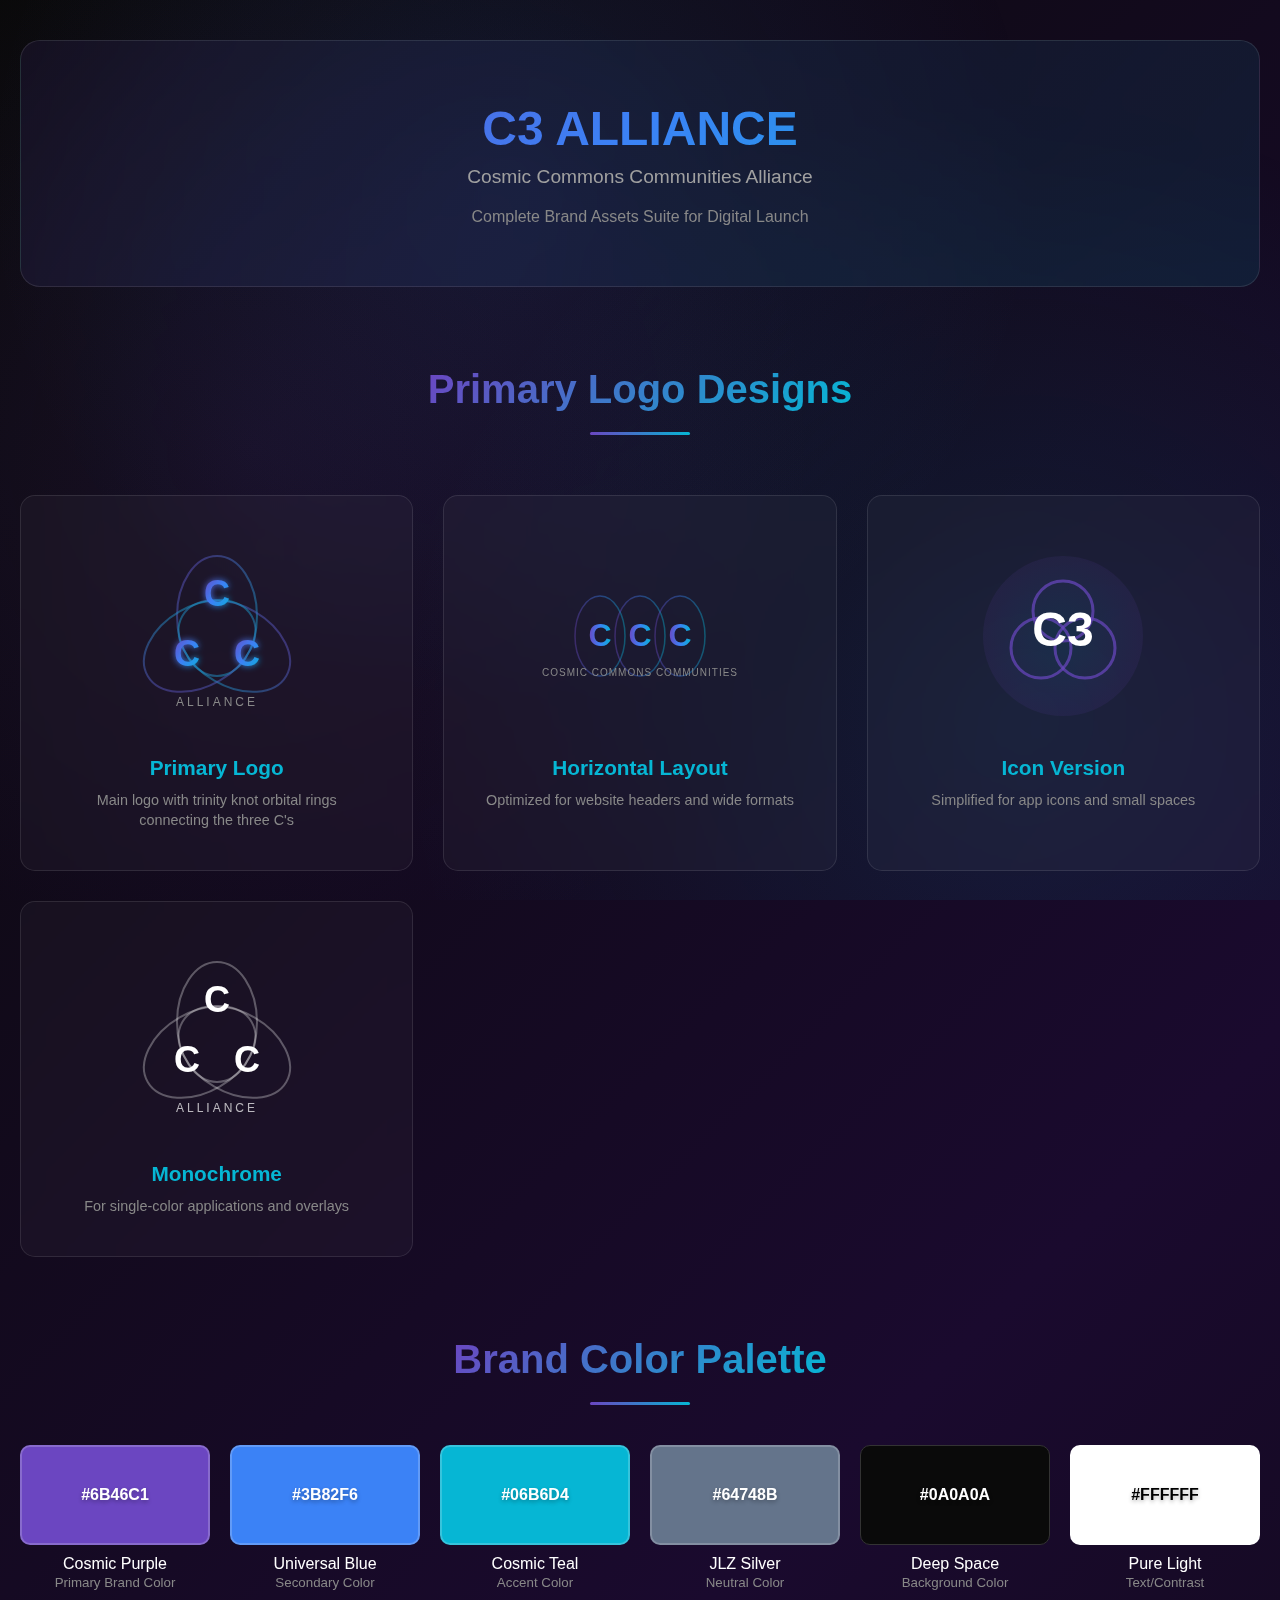
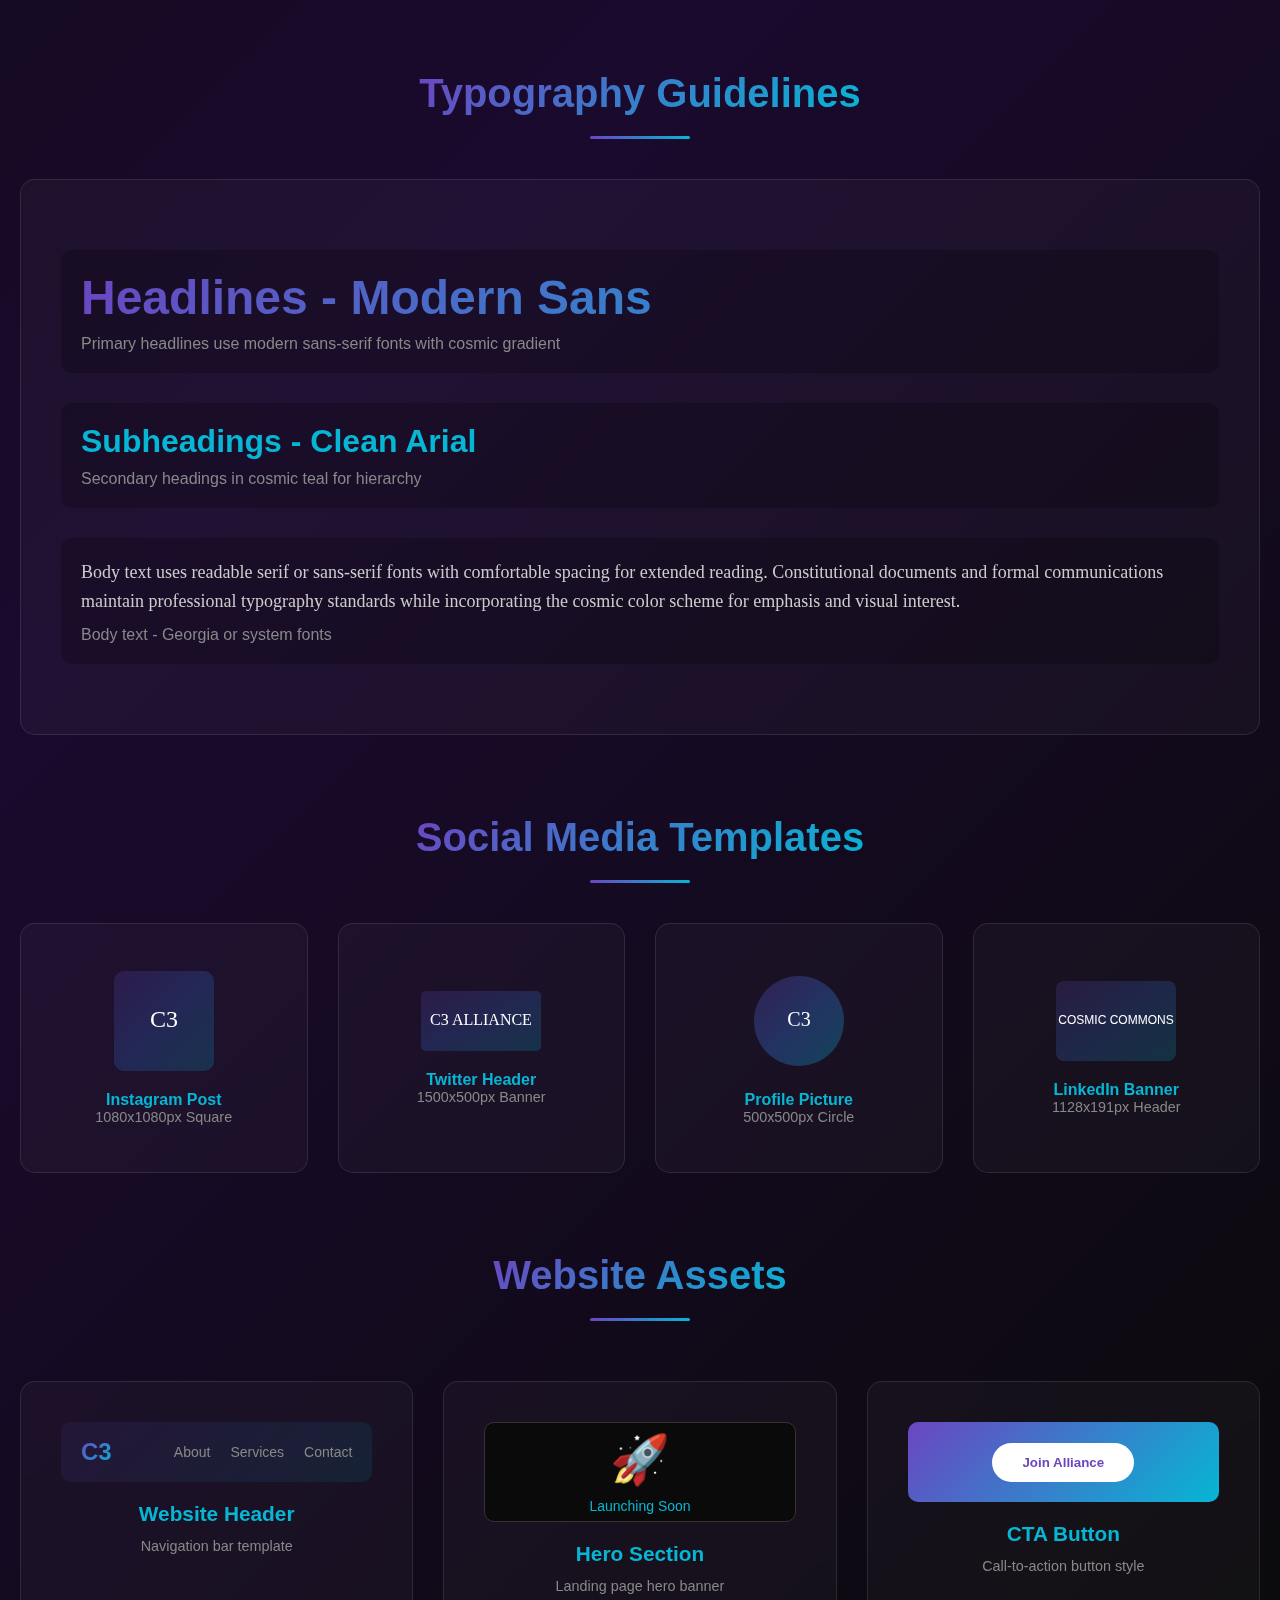
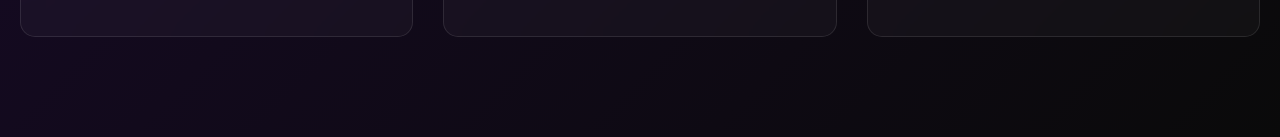
<file: c3site/attached_assets/c3-brand-assets_1758375721539.html>
<!DOCTYPE html>
<html lang="en">
<head>
    <meta charset="UTF-8">
    <meta name="viewport" content="width=device-width, initial-scale=1.0">
    <title>C3 Alliance - Brand Assets Suite</title>
    <style>
        * {
            margin: 0;
            padding: 0;
            box-sizing: border-box;
        }

        body {
            font-family: -apple-system, BlinkMacSystemFont, 'Segoe UI', Roboto, Oxygen, Ubuntu, sans-serif;
            background: linear-gradient(135deg, #0a0a0a 0%, #1a0a2e 50%, #0a0a0a 100%);
            color: #ffffff;
            min-height: 100vh;
            overflow-x: hidden;
        }

        /* Animated Background */
        .cosmic-bg {
            position: fixed;
            width: 100%;
            height: 100%;
            top: 0;
            left: 0;
            z-index: -1;
            background: radial-gradient(circle at 20% 50%, rgba(107, 70, 193, 0.1) 0%, transparent 50%),
                        radial-gradient(circle at 80% 80%, rgba(6, 182, 212, 0.1) 0%, transparent 50%),
                        radial-gradient(circle at 40% 20%, rgba(59, 130, 246, 0.1) 0%, transparent 50%);
            animation: cosmicPulse 20s ease-in-out infinite;
        }

        @keyframes cosmicPulse {
            0%, 100% { opacity: 0.5; }
            50% { opacity: 0.8; }
        }

        .container {
            max-width: 1400px;
            margin: 0 auto;
            padding: 40px 20px;
        }

        /* Header */
        .header {
            text-align: center;
            padding: 60px 0;
            background: linear-gradient(135deg, rgba(107, 70, 193, 0.1) 0%, rgba(6, 182, 212, 0.1) 100%);
            border-radius: 20px;
            margin-bottom: 60px;
            backdrop-filter: blur(10px);
            border: 1px solid rgba(255, 255, 255, 0.1);
        }

        .header h1 {
            font-size: 3em;
            background: linear-gradient(135deg, #6B46C1 0%, #3B82F6 50%, #06B6D4 100%);
            -webkit-background-clip: text;
            -webkit-text-fill-color: transparent;
            margin-bottom: 10px;
            animation: glow 3s ease-in-out infinite;
        }

        @keyframes glow {
            0%, 100% { filter: brightness(1); }
            50% { filter: brightness(1.2); }
        }

        .tagline {
            color: #a0a0a0;
            font-size: 1.2em;
            margin-top: 10px;
        }

        /* Logo Display Section */
        .logo-showcase {
            display: grid;
            grid-template-columns: repeat(auto-fit, minmax(300px, 1fr));
            gap: 30px;
            margin: 60px 0;
        }

        .logo-card {
            background: rgba(255, 255, 255, 0.03);
            border: 1px solid rgba(255, 255, 255, 0.1);
            border-radius: 15px;
            padding: 40px;
            text-align: center;
            backdrop-filter: blur(10px);
            transition: all 0.3s ease;
        }

        .logo-card:hover {
            transform: translateY(-5px);
            background: rgba(255, 255, 255, 0.05);
            box-shadow: 0 10px 40px rgba(107, 70, 193, 0.3);
        }

        /* SVG Logo Designs */
        .logo-container {
            width: 200px;
            height: 200px;
            margin: 0 auto 20px;
            position: relative;
        }

        .logo-title {
            font-size: 1.3em;
            margin-bottom: 10px;
            color: #06B6D4;
        }

        .logo-description {
            color: #888;
            font-size: 0.9em;
            line-height: 1.4;
        }

        /* Color Palette */
        .color-palette {
            display: grid;
            grid-template-columns: repeat(auto-fit, minmax(150px, 1fr));
            gap: 20px;
            margin: 40px 0;
        }

        .color-card {
            text-align: center;
            cursor: pointer;
            transition: transform 0.3s ease;
        }

        .color-card:hover {
            transform: scale(1.05);
        }

        .color-box {
            height: 100px;
            border-radius: 10px;
            margin-bottom: 10px;
            display: flex;
            align-items: center;
            justify-content: center;
            font-weight: bold;
            color: white;
            text-shadow: 0 2px 4px rgba(0,0,0,0.3);
            border: 2px solid rgba(255,255,255,0.2);
        }

        /* Typography Section */
        .typography-showcase {
            background: rgba(255, 255, 255, 0.03);
            border-radius: 15px;
            padding: 40px;
            margin: 40px 0;
            border: 1px solid rgba(255, 255, 255, 0.1);
        }

        .font-example {
            margin: 30px 0;
            padding: 20px;
            background: rgba(0, 0, 0, 0.2);
            border-radius: 10px;
        }

        /* Social Media Templates */
        .social-templates {
            display: grid;
            grid-template-columns: repeat(auto-fit, minmax(250px, 1fr));
            gap: 30px;
            margin: 40px 0;
        }

        .social-card {
            background: rgba(255, 255, 255, 0.03);
            border: 1px solid rgba(255, 255, 255, 0.1);
            border-radius: 15px;
            padding: 20px;
            text-align: center;
            min-height: 250px;
            display: flex;
            flex-direction: column;
            justify-content: center;
            align-items: center;
            position: relative;
            overflow: hidden;
        }

        .social-card::before {
            content: '';
            position: absolute;
            width: 100%;
            height: 100%;
            background: linear-gradient(135deg, rgba(107, 70, 193, 0.1) 0%, rgba(6, 182, 212, 0.1) 100%);
            opacity: 0;
            transition: opacity 0.3s ease;
        }

        .social-card:hover::before {
            opacity: 1;
        }

        /* Section Headers */
        .section-header {
            text-align: center;
            margin: 80px 0 40px;
            position: relative;
        }

        .section-header h2 {
            font-size: 2.5em;
            background: linear-gradient(135deg, #6B46C1 0%, #06B6D4 100%);
            -webkit-background-clip: text;
            -webkit-text-fill-color: transparent;
            display: inline-block;
            position: relative;
        }

        .section-header::after {
            content: '';
            display: block;
            width: 100px;
            height: 3px;
            background: linear-gradient(90deg, #6B46C1 0%, #06B6D4 100%);
            margin: 20px auto;
            border-radius: 2px;
        }

        /* Download Section */
        .download-section {
            background: linear-gradient(135deg, rgba(107, 70, 193, 0.1) 0%, rgba(6, 182, 212, 0.1) 100%);
            border-radius: 20px;
            padding: 40px;
            margin: 60px 0;
            text-align: center;
            border: 1px solid rgba(255, 255, 255, 0.1);
        }

        .download-btn {
            display: inline-block;
            padding: 15px 40px;
            background: linear-gradient(135deg, #6B46C1 0%, #06B6D4 100%);
            color: white;
            text-decoration: none;
            border-radius: 30px;
            font-weight: bold;
            margin: 10px;
            transition: all 0.3s ease;
            box-shadow: 0 4px 15px rgba(107, 70, 193, 0.3);
        }

        .download-btn:hover {
            transform: translateY(-2px);
            box-shadow: 0 6px 20px rgba(107, 70, 193, 0.5);
        }

        /* Responsive */
        @media (max-width: 768px) {
            .header h1 {
                font-size: 2em;
            }
            .section-header h2 {
                font-size: 1.8em;
            }
        }

        /* Orbital animation for logos */
        @keyframes orbit {
            0% { transform: rotate(0deg); }
            100% { transform: rotate(360deg); }
        }

        .orbital-ring {
            animation: orbit 20s linear infinite;
        }

        .counter-orbit {
            animation: orbit 25s linear infinite reverse;
        }
    </style>
</head>
<body>
    <div class="cosmic-bg"></div>
    
    <div class="container">
        <!-- Header -->
        <div class="header">
            <h1>C3 ALLIANCE</h1>
            <p class="tagline">Cosmic Commons Communities Alliance</p>
            <p style="color: #888; margin-top: 20px;">Complete Brand Assets Suite for Digital Launch</p>
        </div>

        <!-- Primary Logo Variations -->
        <div class="section-header">
            <h2>Primary Logo Designs</h2>
        </div>
        
        <div class="logo-showcase">
            <!-- Main Logo with Trinity Knot -->
            <div class="logo-card">
                <div class="logo-container">
                    <svg viewBox="0 0 200 200" xmlns="http://www.w3.org/2000/svg">
                        <!-- Gradient Definitions -->
                        <defs>
                            <linearGradient id="cosmicGradient" x1="0%" y1="0%" x2="100%" y2="100%">
                                <stop offset="0%" style="stop-color:#6B46C1;stop-opacity:1" />
                                <stop offset="50%" style="stop-color:#3B82F6;stop-opacity:1" />
                                <stop offset="100%" style="stop-color:#06B6D4;stop-opacity:1" />
                            </linearGradient>
                            <linearGradient id="orbitalGradient" x1="0%" y1="0%" x2="100%" y2="100%">
                                <stop offset="0%" style="stop-color:#6B46C1;stop-opacity:0.6" />
                                <stop offset="100%" style="stop-color:#06B6D4;stop-opacity:0.6" />
                            </linearGradient>
                            <filter id="glow">
                                <feGaussianBlur stdDeviation="3" result="coloredBlur"/>
                                <feMerge>
                                    <feMergeNode in="coloredBlur"/>
                                    <feMergeNode in="SourceGraphic"/>
                                </feMerge>
                            </filter>
                        </defs>
                        
                        <!-- Trinity Knot Orbital Rings -->
                        <g class="orbital-ring" transform="translate(100, 100)">
                            <!-- Ring 1 -->
                            <ellipse cx="0" cy="-20" rx="40" ry="60" fill="none" stroke="url(#orbitalGradient)" stroke-width="2" transform="rotate(0)" opacity="0.8"/>
                            <!-- Ring 2 -->
                            <ellipse cx="0" cy="-20" rx="40" ry="60" fill="none" stroke="url(#orbitalGradient)" stroke-width="2" transform="rotate(120)" opacity="0.8"/>
                            <!-- Ring 3 -->
                            <ellipse cx="0" cy="-20" rx="40" ry="60" fill="none" stroke="url(#orbitalGradient)" stroke-width="2" transform="rotate(240)" opacity="0.8"/>
                        </g>
                        
                        <!-- Three C's arranged in triangle -->
                        <g filter="url(#glow)">
                            <!-- Top C -->
                            <text x="100" y="70" font-family="Arial Black, sans-serif" font-size="36" font-weight="bold" fill="url(#cosmicGradient)" text-anchor="middle">C</text>
                            <!-- Bottom Left C -->
                            <text x="70" y="130" font-family="Arial Black, sans-serif" font-size="36" font-weight="bold" fill="url(#cosmicGradient)" text-anchor="middle">C</text>
                            <!-- Bottom Right C -->
                            <text x="130" y="130" font-family="Arial Black, sans-serif" font-size="36" font-weight="bold" fill="url(#cosmicGradient)" text-anchor="middle">C</text>
                        </g>
                        
                        <!-- Alliance Text -->
                        <text x="100" y="170" font-family="Arial, sans-serif" font-size="12" fill="#888" text-anchor="middle" letter-spacing="3">ALLIANCE</text>
                    </svg>
                </div>
                <h3 class="logo-title">Primary Logo</h3>
                <p class="logo-description">Main logo with trinity knot orbital rings connecting the three C's</p>
            </div>

            <!-- Horizontal Logo -->
            <div class="logo-card">
                <div class="logo-container">
                    <svg viewBox="0 0 200 200" xmlns="http://www.w3.org/2000/svg">
                        <defs>
                            <linearGradient id="horizGradient" x1="0%" y1="0%" x2="100%" y2="0%">
                                <stop offset="0%" style="stop-color:#6B46C1;stop-opacity:1" />
                                <stop offset="50%" style="stop-color:#3B82F6;stop-opacity:1" />
                                <stop offset="100%" style="stop-color:#06B6D4;stop-opacity:1" />
                            </linearGradient>
                        </defs>
                        
                        <!-- Horizontal arrangement -->
                        <g transform="translate(100, 100)">
                            <!-- Orbital rings behind -->
                            <ellipse cx="-40" cy="0" rx="25" ry="40" fill="none" stroke="url(#horizGradient)" stroke-width="1.5" opacity="0.4"/>
                            <ellipse cx="0" cy="0" rx="25" ry="40" fill="none" stroke="url(#horizGradient)" stroke-width="1.5" opacity="0.4"/>
                            <ellipse cx="40" cy="0" rx="25" ry="40" fill="none" stroke="url(#horizGradient)" stroke-width="1.5" opacity="0.4"/>
                            
                            <!-- Three C's -->
                            <text x="-40" y="10" font-family="Arial Black, sans-serif" font-size="32" font-weight="bold" fill="url(#horizGradient)" text-anchor="middle">C</text>
                            <text x="0" y="10" font-family="Arial Black, sans-serif" font-size="32" font-weight="bold" fill="url(#horizGradient)" text-anchor="middle">C</text>
                            <text x="40" y="10" font-family="Arial Black, sans-serif" font-size="32" font-weight="bold" fill="url(#horizGradient)" text-anchor="middle">C</text>
                        </g>
                        
                        <!-- Subtitle -->
                        <text x="100" y="140" font-family="Arial, sans-serif" font-size="10" fill="#888" text-anchor="middle" letter-spacing="1">COSMIC COMMONS COMMUNITIES</text>
                    </svg>
                </div>
                <h3 class="logo-title">Horizontal Layout</h3>
                <p class="logo-description">Optimized for website headers and wide formats</p>
            </div>

            <!-- Icon Version -->
            <div class="logo-card">
                <div class="logo-container">
                    <svg viewBox="0 0 200 200" xmlns="http://www.w3.org/2000/svg">
                        <defs>
                            <radialGradient id="iconGradient">
                                <stop offset="0%" style="stop-color:#06B6D4;stop-opacity:1" />
                                <stop offset="100%" style="stop-color:#6B46C1;stop-opacity:1" />
                            </radialGradient>
                        </defs>
                        
                        <!-- Simplified icon version -->
                        <circle cx="100" cy="100" r="80" fill="url(#iconGradient)" opacity="0.1"/>
                        
                        <g transform="translate(100, 100)" class="counter-orbit">
                            <!-- Interlocked rings -->
                            <circle cx="0" cy="-25" r="30" fill="none" stroke="url(#iconGradient)" stroke-width="3" opacity="0.7"/>
                            <circle cx="-22" cy="12" r="30" fill="none" stroke="url(#iconGradient)" stroke-width="3" opacity="0.7"/>
                            <circle cx="22" cy="12" r="30" fill="none" stroke="url(#iconGradient)" stroke-width="3" opacity="0.7"/>
                        </g>
                        
                        <!-- Central C3 -->
                        <text x="100" y="110" font-family="Arial Black, sans-serif" font-size="48" font-weight="bold" fill="white" text-anchor="middle">C3</text>
                    </svg>
                </div>
                <h3 class="logo-title">Icon Version</h3>
                <p class="logo-description">Simplified for app icons and small spaces</p>
            </div>

            <!-- Monochrome Version -->
            <div class="logo-card">
                <div class="logo-container">
                    <svg viewBox="0 0 200 200" xmlns="http://www.w3.org/2000/svg">
                        <!-- White/Light version -->
                        <g transform="translate(100, 100)">
                            <ellipse cx="0" cy="-20" rx="40" ry="60" fill="none" stroke="white" stroke-width="2" transform="rotate(0)" opacity="0.3"/>
                            <ellipse cx="0" cy="-20" rx="40" ry="60" fill="none" stroke="white" stroke-width="2" transform="rotate(120)" opacity="0.3"/>
                            <ellipse cx="0" cy="-20" rx="40" ry="60" fill="none" stroke="white" stroke-width="2" transform="rotate(240)" opacity="0.3"/>
                        </g>
                        
                        <text x="100" y="70" font-family="Arial Black, sans-serif" font-size="36" font-weight="bold" fill="white" text-anchor="middle">C</text>
                        <text x="70" y="130" font-family="Arial Black, sans-serif" font-size="36" font-weight="bold" fill="white" text-anchor="middle">C</text>
                        <text x="130" y="130" font-family="Arial Black, sans-serif" font-size="36" font-weight="bold" fill="white" text-anchor="middle">C</text>
                        
                        <text x="100" y="170" font-family="Arial, sans-serif" font-size="12" fill="white" text-anchor="middle" letter-spacing="3" opacity="0.7">ALLIANCE</text>
                    </svg>
                </div>
                <h3 class="logo-title">Monochrome</h3>
                <p class="logo-description">For single-color applications and overlays</p>
            </div>
        </div>

        <!-- Color Palette -->
        <div class="section-header">
            <h2>Brand Color Palette</h2>
        </div>
        
        <div class="color-palette">
            <div class="color-card" onclick="navigator.clipboard.writeText('#6B46C1')">
                <div class="color-box" style="background: #6B46C1;">#6B46C1</div>
                <p>Cosmic Purple</p>
                <small style="color: #888;">Primary Brand Color</small>
            </div>
            <div class="color-card" onclick="navigator.clipboard.writeText('#3B82F6')">
                <div class="color-box" style="background: #3B82F6;">#3B82F6</div>
                <p>Universal Blue</p>
                <small style="color: #888;">Secondary Color</small>
            </div>
            <div class="color-card" onclick="navigator.clipboard.writeText('#06B6D4')">
                <div class="color-box" style="background: #06B6D4;">#06B6D4</div>
                <p>Cosmic Teal</p>
                <small style="color: #888;">Accent Color</small>
            </div>
            <div class="color-card" onclick="navigator.clipboard.writeText('#64748B')">
                <div class="color-box" style="background: #64748B;">#64748B</div>
                <p>JLZ Silver</p>
                <small style="color: #888;">Neutral Color</small>
            </div>
            <div class="color-card" onclick="navigator.clipboard.writeText('#0a0a0a')">
                <div class="color-box" style="background: #0a0a0a; border: 1px solid #333;">#0A0A0A</div>
                <p>Deep Space</p>
                <small style="color: #888;">Background Color</small>
            </div>
            <div class="color-card" onclick="navigator.clipboard.writeText('#FFFFFF')">
                <div class="color-box" style="background: #FFFFFF; color: #000;">#FFFFFF</div>
                <p>Pure Light</p>
                <small style="color: #888;">Text/Contrast</small>
            </div>
        </div>

        <!-- Typography -->
        <div class="section-header">
            <h2>Typography Guidelines</h2>
        </div>
        
        <div class="typography-showcase">
            <div class="font-example">
                <h1 style="font-family: -apple-system, BlinkMacSystemFont, 'Segoe UI', sans-serif; font-size: 48px; background: linear-gradient(135deg, #6B46C1 0%, #06B6D4 100%); -webkit-background-clip: text; -webkit-text-fill-color: transparent;">Headlines - Modern Sans</h1>
                <p style="color: #888; margin-top: 10px;">Primary headlines use modern sans-serif fonts with cosmic gradient</p>
            </div>
            
            <div class="font-example">
                <h2 style="font-family: 'Arial', sans-serif; font-size: 32px; color: #06B6D4;">Subheadings - Clean Arial</h2>
                <p style="color: #888; margin-top: 10px;">Secondary headings in cosmic teal for hierarchy</p>
            </div>
            
            <div class="font-example">
                <p style="font-family: 'Georgia', serif; font-size: 18px; line-height: 1.6; color: #ccc;">Body text uses readable serif or sans-serif fonts with comfortable spacing for extended reading. Constitutional documents and formal communications maintain professional typography standards while incorporating the cosmic color scheme for emphasis and visual interest.</p>
                <p style="color: #888; margin-top: 10px;">Body text - Georgia or system fonts</p>
            </div>
        </div>

        <!-- Social Media Templates -->
        <div class="section-header">
            <h2>Social Media Templates</h2>
        </div>
        
        <div class="social-templates">
            <div class="social-card">
                <svg width="100" height="100" viewBox="0 0 100 100">
                    <rect width="100" height="100" fill="url(#cosmicGradient)" opacity="0.2" rx="10"/>
                    <text x="50" y="50" font-family="Arial Black" font-size="24" fill="white" text-anchor="middle" dominant-baseline="middle">C3</text>
                </svg>
                <h4 style="margin-top: 20px; color: #06B6D4;">Instagram Post</h4>
                <p style="color: #888; font-size: 0.9em;">1080x1080px Square</p>
            </div>
            
            <div class="social-card">
                <svg width="120" height="60" viewBox="0 0 120 60">
                    <rect width="120" height="60" fill="url(#cosmicGradient)" opacity="0.2" rx="5"/>
                    <text x="60" y="30" font-family="Arial Black" font-size="16" fill="white" text-anchor="middle" dominant-baseline="middle">C3 ALLIANCE</text>
                </svg>
                <h4 style="margin-top: 20px; color: #06B6D4;">Twitter Header</h4>
                <p style="color: #888; font-size: 0.9em;">1500x500px Banner</p>
            </div>
            
            <div class="social-card">
                <svg width="100" height="100" viewBox="0 0 100 100">
                    <circle cx="50" cy="50" r="45" fill="url(#cosmicGradient)" opacity="0.3"/>
                    <text x="50" y="55" font-family="Arial Black" font-size="20" fill="white" text-anchor="middle">C3</text>
                </svg>
                <h4 style="margin-top: 20px; color: #06B6D4;">Profile Picture</h4>
                <p style="color: #888; font-size: 0.9em;">500x500px Circle</p>
            </div>
            
            <div class="social-card">
                <svg width="120" height="80" viewBox="0 0 120 80">
                    <rect width="120" height="80" fill="url(#cosmicGradient)" opacity="0.2" rx="8"/>
                    <text x="60" y="40" font-family="Arial" font-size="12" fill="white" text-anchor="middle" dominant-baseline="middle">COSMIC COMMONS</text>
                </svg>
                <h4 style="margin-top: 20px; color: #06B6D4;">LinkedIn Banner</h4>
                <p style="color: #888; font-size: 0.9em;">1128x191px Header</p>
            </div>
        </div>

        <!-- Web Assets -->
        <div class="section-header">
            <h2>Website Assets</h2>
        </div>
        
        <div class="logo-showcase">
            <div class="logo-card">
                <div style="width: 100%; height: 60px; background: linear-gradient(135deg, rgba(107, 70, 193, 0.1) 0%, rgba(6, 182, 212, 0.1) 100%); border-radius: 10px; display: flex; align-items: center; padding: 0 20px;">
                    <span style="font-size: 24px; font-weight: bold; background: linear-gradient(135deg, #6B46C1 0%, #06B6D4 100%); -webkit-background-clip: text; -webkit-text-fill-color: transparent;">C3</span>
                    <nav style="margin-left: auto; display: flex; gap: 20px;">
                        <span style="color: #888; font-size: 14px;">About</span>
                        <span style="color: #888; font-size: 14px;">Services</span>
                        <span style="color: #888; font-size: 14px;">Contact</span>
                    </nav>
                </div>
                <h3 class="logo-title" style="margin-top: 20px;">Website Header</h3>
                <p class="logo-description">Navigation bar template</p>
            </div>
            
            <div class="logo-card">
                <div style="width: 100%; height: 100px; background: #0a0a0a; border-radius: 10px; border: 1px solid #333; display: flex; flex-direction: column; justify-content: center; align-items: center;">
                    <div style="font-size: 48px; margin-bottom: 10px;">🚀</div>
                    <p style="color: #06B6D4; font-size: 14px;">Launching Soon</p>
                </div>
                <h3 class="logo-title" style="margin-top: 20px;">Hero Section</h3>
                <p class="logo-description">Landing page hero banner</p>
            </div>
            
            <div class="logo-card">
                <div style="width: 100%; height: 80px; background: linear-gradient(135deg, #6B46C1 0%, #06B6D4 100%); border-radius: 10px; display: flex; justify-content: center; align-items: center;">
                    <button style="background: white; color: #6B46C1; border: none; padding: 12px 30px; border-radius: 25px; font-weight: bold; cursor: pointer;">Join Alliance</button>
                </div>
                <h3 class="logo-title" style="margin-top: 20px;">CTA Button</h3>
                <p class="logo-description">Call-to-action button style</p>
            </div>
        </div>

        <!-- Document Templates
</file>
